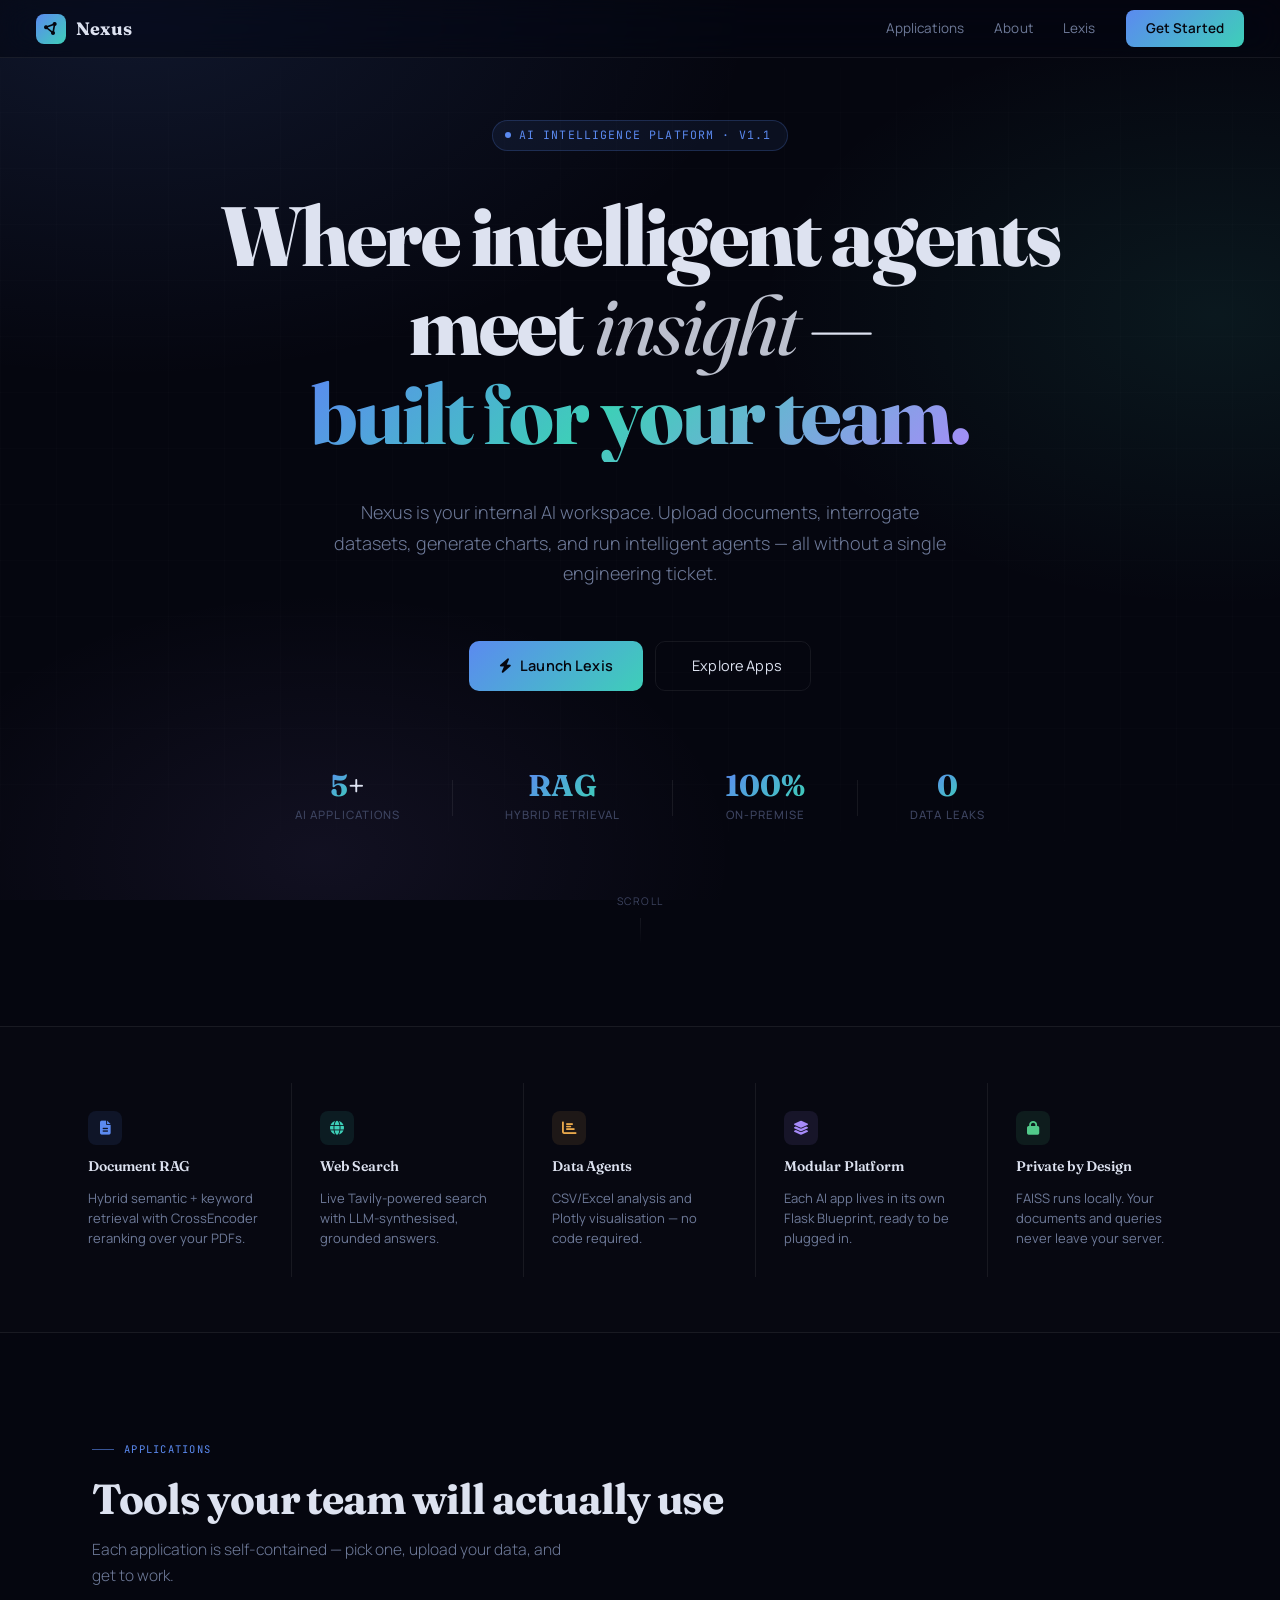
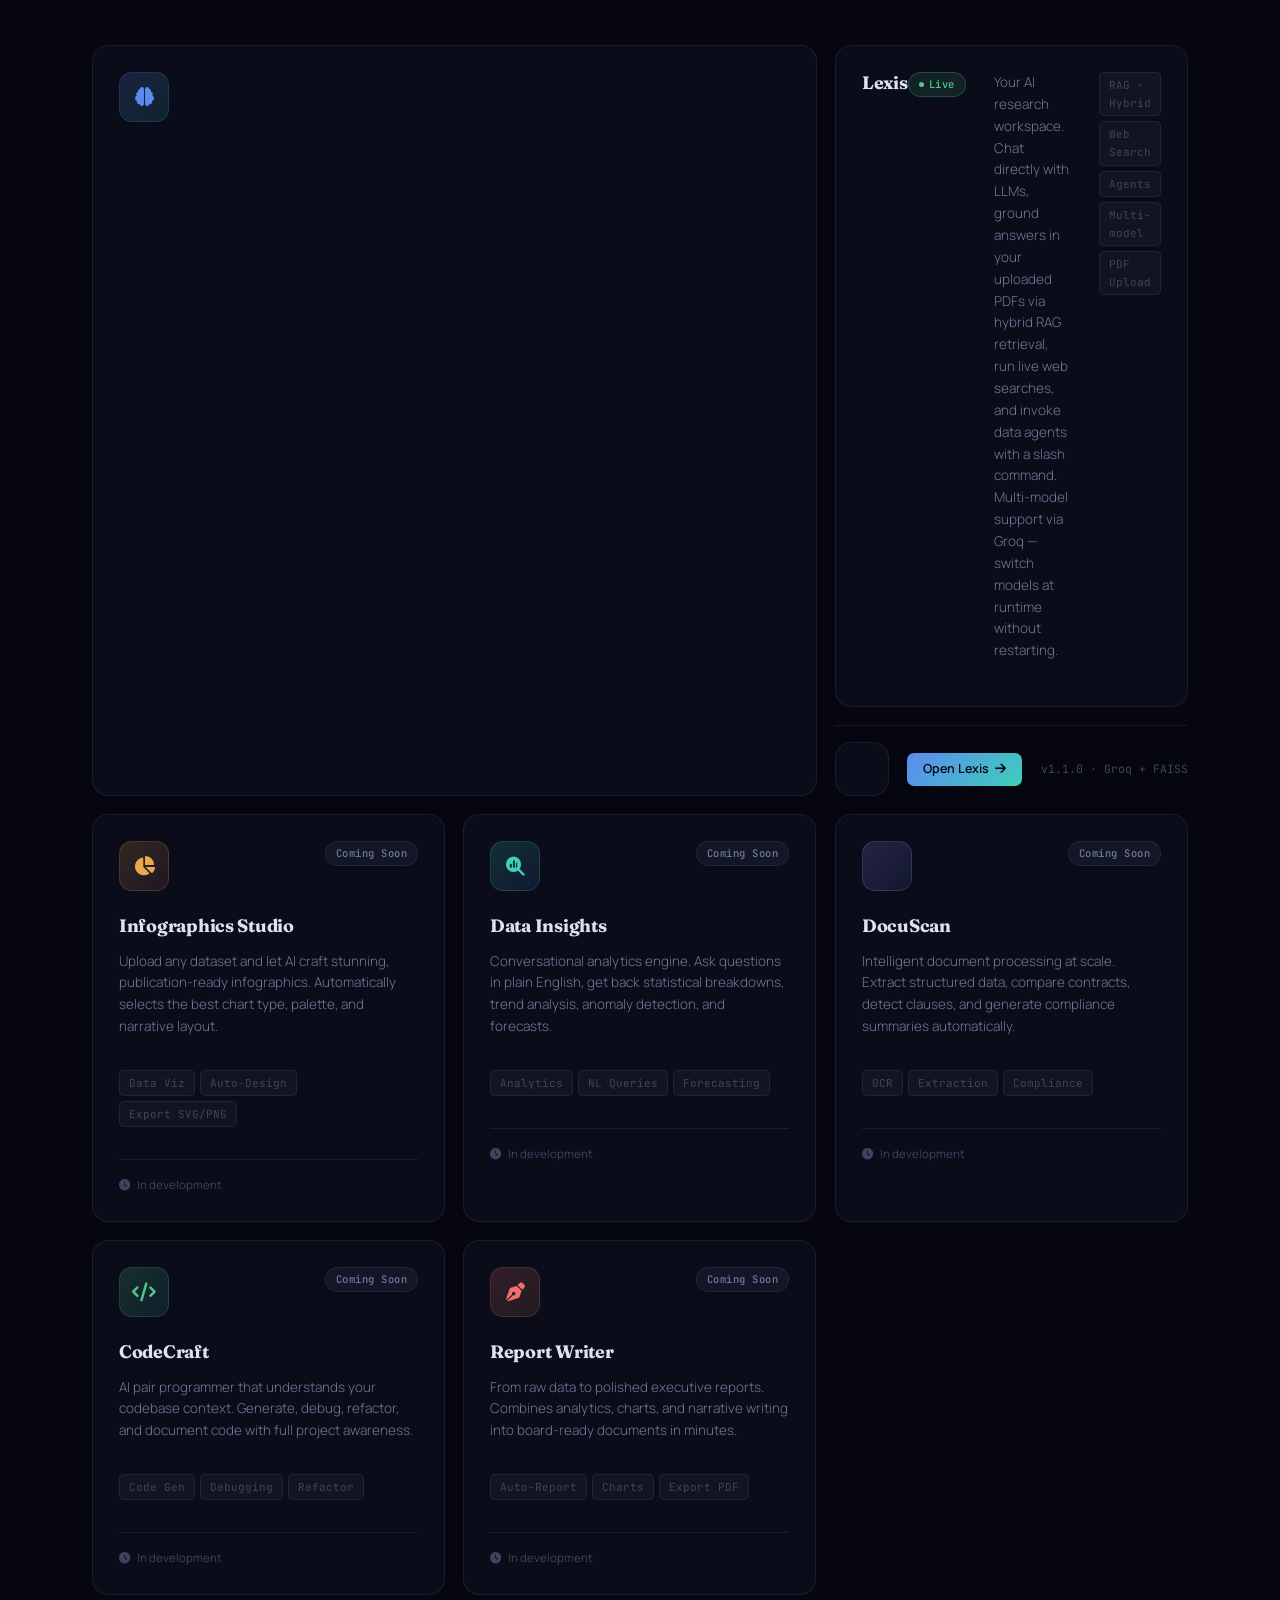
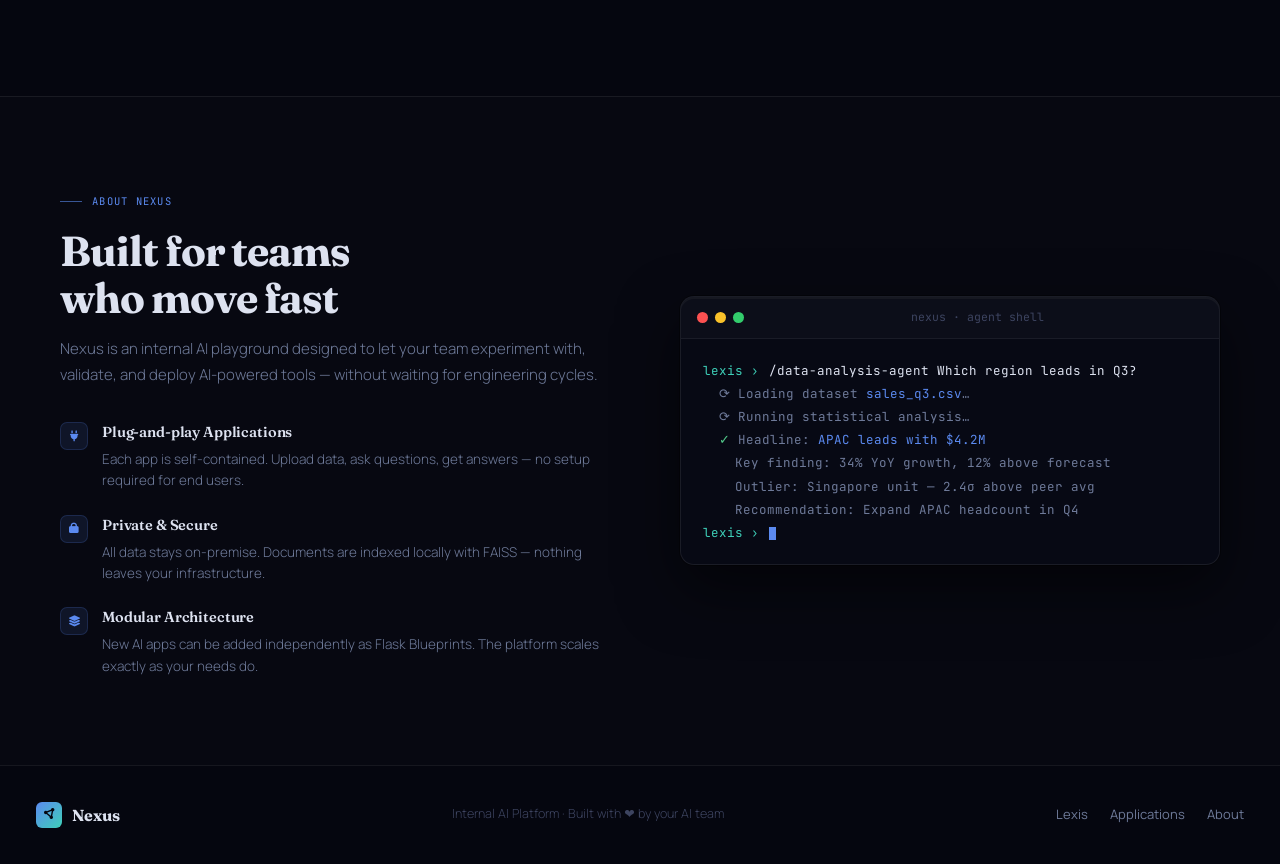
<file: templates/home.html>
<!DOCTYPE html>
<html lang="en">
<head>
  <meta charset="UTF-8" />
  <meta name="viewport" content="width=device-width, initial-scale=1.0" />
  <title>Nexus — AI Intelligence Platform</title>

  <!--
    Font strategy:
    · Fraunces   — optical-size variable serif, display headings. Distinguished, warm, confident.
    · Manrope    — geometric humanist sans, body text. Clean and highly legible.
    · JetBrains Mono — code/terminal elements.
  -->
  <link rel="preconnect" href="https://fonts.googleapis.com" />
  <link rel="preconnect" href="https://fonts.gstatic.com" crossorigin />
  <link href="https://fonts.googleapis.com/css2?family=Fraunces:ital,opsz,wght@0,9..144,300;0,9..144,600;0,9..144,700;0,9..144,800;1,9..144,400&family=Manrope:wght@300;400;500;600&family=JetBrains+Mono:wght@400;500&display=swap" rel="stylesheet" />
  <link rel="stylesheet" href="https://cdnjs.cloudflare.com/ajax/libs/font-awesome/6.5.0/css/all.min.css" />

  <style>
    /* ── Reset ─────────────────────────────────────────────────────────────── */
    *, *::before, *::after { box-sizing: border-box; margin: 0; padding: 0; }

    /* ── Design Tokens ──────────────────────────────────────────────────────── */
    :root {
      --bg:          #05060f;
      --bg2:         #0a0c1a;
      --bg3:         #0e1122;
      --surface:     rgba(255,255,255,0.038);
      --surface-hi:  rgba(255,255,255,0.06);
      --border:      rgba(255,255,255,0.07);
      --border-hi:   rgba(100,160,255,0.3);

      --text:        #dde2f0;
      --text-dim:    #6e7a99;
      --text-xs:     #3d4460;

      /* Primary accent — electric indigo-blue */
      --accent:      #5b8af0;
      --accent-2:    #3ecfb8;   /* teal complement */
      --accent-3:    #a78bfa;   /* violet */
      --amber:       #e8a84c;
      --green:       #52c98a;
      --red:         #f07070;

      --glow:        rgba(91,138,240,0.18);
      --glow-teal:   rgba(62,207,184,0.12);

      --font-display: 'Fraunces', Georgia, serif;
      --font-body:    'Manrope', system-ui, sans-serif;
      --font-mono:    'JetBrains Mono', monospace;

      --ease-out-expo: cubic-bezier(0.16, 1, 0.3, 1);
    }

    html {
      scroll-behavior: smooth;
      /* GPU-composited scrolling — critical for performance */
      -webkit-overflow-scrolling: touch;
    }

    body {
      background: var(--bg);
      color: var(--text);
      font-family: var(--font-body);
      font-size: 15px;
      line-height: 1.65;
      overflow-x: hidden;
      /* Subpixel AA */
      -webkit-font-smoothing: antialiased;
      -moz-osx-font-smoothing: grayscale;
    }

    /* ── Performance-safe Background ────────────────────────────────────────
       CRITICAL FIX: The old `filter: blur(90px)` on animated fixed elements
       caused full-page repaints on every scroll frame.
       Replaced with a STATIC CSS gradient mesh — zero animation cost,
       identical visual effect, silky smooth scrolling.
    ────────────────────────────────────────────────────────────────────────── */
    .bg-mesh {
      position: fixed;
      inset: 0;
      z-index: 0;
      pointer-events: none;
      background:
        /* top-left indigo orb */
        radial-gradient(ellipse 70% 60% at 10% 0%,  rgba(91,138,240,0.13) 0%, transparent 70%),
        /* right teal orb */
        radial-gradient(ellipse 55% 50% at 95% 35%, rgba(62,207,184,0.09) 0%, transparent 65%),
        /* bottom violet orb */
        radial-gradient(ellipse 50% 45% at 25% 95%, rgba(167,139,250,0.08) 0%, transparent 65%),
        /* ambient warm center */
        radial-gradient(ellipse 80% 50% at 55% 50%, rgba(14,17,34,0.0) 0%, transparent 100%),
        var(--bg);
      /* no animation — pure CSS, no repaint on scroll */
    }

    /* Subtle grid — using CSS only, no JS, no repaint */
    .bg-grid {
      position: fixed;
      inset: 0;
      z-index: 0;
      pointer-events: none;
      background-image:
        linear-gradient(rgba(255,255,255,0.02) 1px, transparent 1px),
        linear-gradient(90deg, rgba(255,255,255,0.02) 1px, transparent 1px);
      background-size: 56px 56px;
      /* Fade out top and bottom edges */
      mask-image: linear-gradient(to bottom,
        transparent 0%,
        rgba(0,0,0,0.6) 15%,
        rgba(0,0,0,0.6) 85%,
        transparent 100%
      );
    }

    /* ── Layout ── */
    .wrap {
      position: relative;
      z-index: 1;
    }

    /* ── Navigation ─────────────────────────────────────────────────────────
       Note: backdrop-filter is kept but only on nav (small element = cheap).
       Removed from fixed backgrounds where it caused scroll jank.
    ────────────────────────────────────────────────────────────────────────── */
    nav {
      position: fixed;
      top: 0; left: 0; right: 0;
      z-index: 100;
      height: 58px;
      display: flex;
      align-items: center;
      padding: 0 36px;
      /* Only one backdrop-filter in the page — affordable */
      backdrop-filter: blur(16px) saturate(1.4);
      -webkit-backdrop-filter: blur(16px) saturate(1.4);
      background: rgba(5,6,15,0.55);
      border-bottom: 1px solid var(--border);
      transition: background 0.4s ease;
      /* GPU layer — prevents nav from triggering body repaint */
      will-change: background;
    }

    .nav-logo {
      display: flex;
      align-items: center;
      gap: 10px;
      font-family: var(--font-display);
      font-weight: 700;
      font-size: 18px;
      letter-spacing: 0.01em;
      color: var(--text);
      text-decoration: none;
    }

    .nav-logo-icon {
      width: 30px; height: 30px;
      background: linear-gradient(135deg, var(--accent), var(--accent-2));
      border-radius: 8px;
      display: flex;
      align-items: center;
      justify-content: center;
      font-size: 13px;
      color: #05060f;
    }

    .nav-links {
      display: flex;
      align-items: center;
      gap: 2px;
      margin-left: auto;
    }

    .nav-link {
      padding: 6px 14px;
      border-radius: 7px;
      font-size: 13.5px;
      font-weight: 400;
      color: var(--text-dim);
      text-decoration: none;
      transition: color 0.2s, background 0.2s;
      cursor: pointer;
      letter-spacing: 0.01em;
    }
    .nav-link:hover { color: var(--text); background: var(--surface); }

    .nav-cta {
      margin-left: 14px;
      padding: 7px 20px;
      border-radius: 8px;
      background: linear-gradient(135deg, var(--accent), var(--accent-2));
      color: #05060f;
      font-size: 13.5px;
      font-weight: 600;
      text-decoration: none;
      cursor: pointer;
      transition: opacity 0.2s, transform 0.18s var(--ease-out-expo);
      letter-spacing: 0.01em;
    }
    .nav-cta:hover { opacity: 0.88; transform: translateY(-1px); }

    /* ── Hero ──────────────────────────────────────────────────────────────── */
    .hero {
      min-height: 100vh;
      display: flex;
      flex-direction: column;
      align-items: center;
      justify-content: center;
      text-align: center;
      padding: 120px 32px 80px;
    }

    /* Eyebrow pill */
    .hero-eyebrow {
      display: inline-flex;
      align-items: center;
      gap: 8px;
      padding: 5px 16px 5px 12px;
      border-radius: 100px;
      background: rgba(91,138,240,0.08);
      border: 1px solid rgba(91,138,240,0.22);
      font-size: 11.5px;
      font-family: var(--font-mono);
      color: var(--accent);
      letter-spacing: 0.1em;
      text-transform: uppercase;
      margin-bottom: 40px;
      opacity: 0;
      transform: translateY(14px);
      animation: fadeUp 0.8s var(--ease-out-expo) forwards 0.15s;
    }

    .eyebrow-dot {
      width: 6px; height: 6px;
      border-radius: 50%;
      background: var(--accent);
      animation: softPulse 2.4s ease-in-out infinite;
    }

    @keyframes softPulse {
      0%, 100% { opacity: 1; transform: scale(1); }
      50%       { opacity: 0.45; transform: scale(0.65); }
    }

    /* Main heading — Fraunces optical at large size */
    .hero-heading {
      font-family: var(--font-display);
      font-size: clamp(46px, 7.5vw, 84px);
      font-weight: 800;
      line-height: 1.06;
      letter-spacing: -0.025em;
      max-width: 920px;
      /* CRITICAL FIX: gradient text clips without extra bottom space */
      padding-bottom: 0.08em;
      margin-bottom: 28px;
      opacity: 0;
      transform: translateY(22px);
      animation: fadeUp 1s var(--ease-out-expo) forwards 0.3s;
    }

    .hero-heading .grad {
      background: linear-gradient(135deg, var(--accent) 0%, var(--accent-2) 45%, var(--accent-3) 100%);
      -webkit-background-clip: text;
      background-clip: text;
      -webkit-text-fill-color: transparent;
      /* Prevent clipping on Safari */
      display: inline-block;
      padding-bottom: 0.05em;
    }

    /* Italic Fraunces for stylistic emphasis */
    .hero-heading em {
      font-style: italic;
      font-weight: 400;
      opacity: 0.85;
    }

    /* Subtitle */
    .hero-sub {
      font-size: clamp(15px, 1.8vw, 18px);
      font-weight: 300;
      color: var(--text-dim);
      /* CRITICAL FIX: was `max-width: 560px` — generous enough to prevent hard wraps */
      max-width: 620px;
      line-height: 1.7;
      margin-bottom: 52px;
      opacity: 0;
      transform: translateY(22px);
      animation: fadeUp 1s var(--ease-out-expo) forwards 0.48s;
    }

    /* CTA buttons */
    .hero-actions {
      display: flex;
      gap: 12px;
      justify-content: center;
      flex-wrap: wrap;
      opacity: 0;
      animation: fadeUp 1s var(--ease-out-expo) forwards 0.62s;
    }

    .btn-primary {
      display: inline-flex;
      align-items: center;
      gap: 8px;
      padding: 13px 30px;
      border-radius: 10px;
      background: linear-gradient(135deg, var(--accent) 0%, var(--accent-2) 100%);
      color: #05060f;
      font-family: var(--font-body);
      font-size: 14.5px;
      font-weight: 600;
      border: none;
      cursor: pointer;
      text-decoration: none;
      letter-spacing: 0.01em;
      box-shadow: 0 0 0 0 rgba(91,138,240,0.4);
      transition: transform 0.22s var(--ease-out-expo), box-shadow 0.22s ease;
      will-change: transform;
    }
    .btn-primary:hover {
      transform: translateY(-2px);
      box-shadow: 0 8px 28px rgba(91,138,240,0.38);
    }
    .btn-primary:active { transform: translateY(0); }

    .btn-ghost {
      display: inline-flex;
      align-items: center;
      gap: 8px;
      padding: 12px 28px;
      border-radius: 10px;
      background: transparent;
      color: var(--text);
      font-family: var(--font-body);
      font-size: 14.5px;
      font-weight: 400;
      border: 1px solid var(--border);
      cursor: pointer;
      text-decoration: none;
      letter-spacing: 0.01em;
      transition: border-color 0.2s, background 0.2s;
    }
    .btn-ghost:hover {
      border-color: var(--border-hi);
      background: rgba(91,138,240,0.05);
    }

    @keyframes fadeUp {
      to { opacity: 1; transform: translateY(0); }
    }

    /* Stats row */
    .hero-stats {
      margin-top: 80px;
      display: flex;
      gap: 52px;
      justify-content: center;
      flex-wrap: wrap;
      opacity: 0;
      animation: fadeUp 1s var(--ease-out-expo) forwards 0.9s;
    }

    .stat {
      text-align: center;
    }

    .stat-val {
      font-family: var(--font-display);
      font-size: 30px;
      font-weight: 700;
      color: var(--text);
      line-height: 1;
      /* Optical serif numbers look great here */
      font-variant-numeric: oldstyle-nums;
    }

    .stat-val .hi {
      background: linear-gradient(135deg, var(--accent), var(--accent-2));
      -webkit-background-clip: text;
      background-clip: text;
      -webkit-text-fill-color: transparent;
    }

    .stat-label {
      font-size: 11.5px;
      color: var(--text-xs);
      margin-top: 5px;
      letter-spacing: 0.09em;
      text-transform: uppercase;
      font-weight: 500;
    }

    .stat-sep {
      width: 1px;
      height: 36px;
      background: var(--border);
      align-self: center;
    }

    /* Scroll indicator */
    .scroll-cue {
      margin-top: 68px;
      display: flex;
      flex-direction: column;
      align-items: center;
      gap: 8px;
      opacity: 0;
      animation: fadeUp 1s var(--ease-out-expo) forwards 1.2s;
      cursor: pointer;
    }
    .scroll-cue-label {
      font-size: 10.5px;
      color: var(--text-xs);
      letter-spacing: 0.12em;
      text-transform: uppercase;
    }
    .scroll-cue-line {
      width: 1px;
      height: 28px;
      background: linear-gradient(to bottom, var(--border), transparent);
      animation: scrollLine 2.2s ease-in-out infinite;
    }
    @keyframes scrollLine {
      0%   { transform: scaleY(0); transform-origin: top; opacity: 0; }
      40%  { transform: scaleY(1); transform-origin: top; opacity: 1; }
      60%  { transform: scaleY(1); transform-origin: bottom; opacity: 1; }
      100% { transform: scaleY(0); transform-origin: bottom; opacity: 0; }
    }

    /* ── Capabilities Strip ──────────────────────────────────────────────── */
    .capabilities {
      padding: 56px 32px;
      border-top: 1px solid var(--border);
      border-bottom: 1px solid var(--border);
      background: rgba(255,255,255,0.012);
    }

    .caps-inner {
      max-width: 1160px;
      margin: 0 auto;
      display: grid;
      grid-template-columns: repeat(auto-fit, minmax(190px, 1fr));
    }

    .cap-item {
      padding: 28px 28px;
      border-right: 1px solid var(--border);
      display: flex;
      flex-direction: column;
      gap: 10px;
    }
    .cap-item:last-child { border-right: none; }

    @media (max-width: 768px) {
      .cap-item { border-right: none; border-bottom: 1px solid var(--border); }
      .cap-item:last-child { border-bottom: none; }
    }

    .cap-icon {
      width: 34px; height: 34px;
      border-radius: 8px;
      display: flex; align-items: center; justify-content: center;
      font-size: 14px;
    }
    .cap-icon.blue   { background: rgba(91,138,240,0.1);  color: var(--accent); }
    .cap-icon.teal   { background: rgba(62,207,184,0.1);  color: var(--accent-2); }
    .cap-icon.amber  { background: rgba(232,168,76,0.1);  color: var(--amber); }
    .cap-icon.purple { background: rgba(167,139,250,0.1); color: var(--accent-3); }
    .cap-icon.green  { background: rgba(82,201,138,0.1);  color: var(--green); }

    .cap-title {
      font-family: var(--font-display);
      font-size: 14px;
      font-weight: 600;
      color: var(--text);
      letter-spacing: -0.01em;
    }

    .cap-desc {
      font-size: 13px;
      color: var(--text-dim);
      line-height: 1.55;
    }

    /* ── Apps Section ───────────────────────────────────────────────────── */
    .apps-section {
      padding: 100px 32px;
      max-width: 1160px;
      margin: 0 auto;
    }

    .section-eyebrow {
      display: inline-flex;
      align-items: center;
      gap: 10px;
      font-family: var(--font-mono);
      font-size: 10.5px;
      color: var(--accent);
      letter-spacing: 0.12em;
      text-transform: uppercase;
      margin-bottom: 18px;
    }
    .section-eyebrow::before {
      content: '';
      width: 22px; height: 1px;
      background: var(--accent);
      opacity: 0.6;
    }

    .section-heading {
      font-family: var(--font-display);
      font-size: clamp(28px, 4vw, 42px);
      font-weight: 700;
      letter-spacing: -0.025em;
      line-height: 1.12;
      margin-bottom: 14px;
    }

    .section-sub {
      font-size: 15.5px;
      color: var(--text-dim);
      margin-bottom: 56px;
      max-width: 480px;
      font-weight: 300;
    }

    .apps-grid {
      display: grid;
      grid-template-columns: repeat(auto-fill, minmax(330px, 1fr));
      gap: 18px;
    }

    /* ── App Card ── */
    .app-card {
      position: relative;
      border-radius: 16px;
      border: 1px solid var(--border);
      background: var(--bg2);
      padding: 26px;
      cursor: pointer;
      /* Only animate transform + opacity (GPU composited) */
      transition: border-color 0.25s ease, transform 0.22s var(--ease-out-expo), box-shadow 0.25s ease;
      overflow: hidden;
      text-decoration: none;
      display: flex;
      flex-direction: column;
      gap: 14px;
      will-change: transform;
    }

    /* Hover glow — composited layer */
    .app-card::after {
      content: '';
      position: absolute;
      inset: 0;
      border-radius: 16px;
      opacity: 0;
      transition: opacity 0.35s ease;
      pointer-events: none;
      background: radial-gradient(circle at 30% 20%, var(--glow) 0%, transparent 60%);
    }

    .app-card.live:hover {
      border-color: var(--border-hi);
      transform: translateY(-3px);
      box-shadow: 0 14px 44px rgba(0,0,0,0.42);
    }

    .app-card.live:hover::after { opacity: 1; }

    .app-card.placeholder {
      cursor: default;
      opacity: 0.52;
    }
    .app-card.placeholder:hover {
      transform: none;
      box-shadow: none;
      border-color: var(--border);
    }
    .app-card.placeholder:hover::after { opacity: 0; }

    /* Featured: 2-column span */
    .app-card.featured {
      grid-column: span 2;
      flex-direction: row;
      align-items: flex-start;
      gap: 28px;
    }

    @media (max-width: 780px) {
      .app-card.featured { grid-column: span 1; flex-direction: column; }
    }

    .app-card-icon-wrap { flex-shrink: 0; }

    .app-icon {
      width: 50px; height: 50px;
      border-radius: 13px;
      display: flex; align-items: center; justify-content: center;
      font-size: 19px;
    }
    .app-icon.blue   { background: linear-gradient(135deg, rgba(91,138,240,0.18), rgba(62,207,184,0.12)); color: var(--accent);   border: 1px solid rgba(91,138,240,0.18); }
    .app-icon.teal   { background: linear-gradient(135deg, rgba(62,207,184,0.18), rgba(91,138,240,0.1));  color: var(--accent-2); border: 1px solid rgba(62,207,184,0.18); }
    .app-icon.amber  { background: linear-gradient(135deg, rgba(232,168,76,0.18), rgba(240,112,112,0.1)); color: var(--amber);    border: 1px solid rgba(232,168,76,0.18); }
    .app-icon.purple { background: linear-gradient(135deg, rgba(167,139,250,0.18), rgba(91,138,240,0.1)); color: var(--accent-3); border: 1px solid rgba(167,139,250,0.18); }
    .app-icon.green  { background: linear-gradient(135deg, rgba(82,201,138,0.18), rgba(62,207,184,0.1));  color: var(--green);    border: 1px solid rgba(82,201,138,0.18); }
    .app-icon.red    { background: linear-gradient(135deg, rgba(240,112,112,0.18), rgba(232,168,76,0.1)); color: var(--red);      border: 1px solid rgba(240,112,112,0.18); }

    .app-card-body { flex: 1; min-width: 0; }

    .app-card-header {
      display: flex;
      align-items: flex-start;
      justify-content: space-between;
      margin-bottom: 10px;
    }

    .app-name {
      font-family: var(--font-display);
      font-size: 18px;
      font-weight: 700;
      color: var(--text);
      line-height: 1.2;
      letter-spacing: -0.015em;
    }

    .app-badge {
      display: inline-flex;
      align-items: center;
      gap: 5px;
      padding: 3px 10px;
      border-radius: 100px;
      font-size: 10.5px;
      font-family: var(--font-mono);
      font-weight: 500;
      letter-spacing: 0.05em;
      flex-shrink: 0;
    }

    .live-badge {
      background: rgba(82,201,138,0.12);
      color: var(--green);
      border: 1px solid rgba(82,201,138,0.25);
    }

    .live-badge::before {
      content: '';
      width: 5px; height: 5px;
      border-radius: 50%;
      background: var(--green);
      animation: softPulse 2s infinite;
    }

    .soon-badge {
      background: rgba(110,122,153,0.1);
      color: var(--text-dim);
      border: 1px solid var(--border);
    }

    .app-desc {
      font-size: 13.5px;
      color: var(--text-dim);
      line-height: 1.62;
      margin-bottom: 18px;
      font-weight: 300;
    }

    .app-tags {
      display: flex;
      flex-wrap: wrap;
      gap: 5px;
    }

    .app-tag {
      padding: 3px 9px;
      border-radius: 5px;
      background: rgba(255,255,255,0.035);
      border: 1px solid var(--border);
      font-size: 11px;
      font-family: var(--font-mono);
      color: var(--text-xs);
    }

    .app-card-footer {
      margin-top: 18px;
      padding-top: 16px;
      border-top: 1px solid var(--border);
      display: flex;
      align-items: center;
      justify-content: space-between;
    }

    .app-launch-btn {
      display: inline-flex;
      align-items: center;
      gap: 6px;
      padding: 6px 16px;
      border-radius: 7px;
      background: linear-gradient(135deg, var(--accent), var(--accent-2));
      color: #05060f;
      font-size: 12.5px;
      font-weight: 600;
      border: none;
      cursor: pointer;
      text-decoration: none;
      transition: opacity 0.2s, transform 0.18s var(--ease-out-expo);
      will-change: transform;
    }
    .app-launch-btn:hover { opacity: 0.88; transform: translateY(-1px); }

    .app-card-meta {
      font-size: 11.5px;
      color: var(--text-xs);
      font-family: var(--font-mono);
    }

    .coming-soon-info {
      display: inline-flex;
      align-items: center;
      gap: 6px;
      font-size: 11.5px;
      color: var(--text-xs);
    }

    /* ── Feature / About Section ─────────────────────────────────────────── */
    .feature-section {
      padding: 88px 32px;
      border-top: 1px solid var(--border);
      background: rgba(255,255,255,0.01);
    }

    .feature-inner {
      max-width: 1160px;
      margin: 0 auto;
      display: grid;
      grid-template-columns: 1fr 1fr;
      gap: 80px;
      align-items: center;
    }

    @media (max-width: 900px) {
      .feature-inner { grid-template-columns: 1fr; gap: 44px; }
    }

    .feature-list {
      margin-top: 34px;
      display: flex;
      flex-direction: column;
      gap: 22px;
    }

    .feature-item {
      display: flex;
      gap: 14px;
    }

    .feature-item-icon {
      width: 28px; height: 28px;
      border-radius: 7px;
      background: rgba(91,138,240,0.1);
      border: 1px solid rgba(91,138,240,0.18);
      display: flex; align-items: center; justify-content: center;
      font-size: 11px;
      color: var(--accent);
      flex-shrink: 0;
      margin-top: 1px;
    }

    .feature-item-title {
      font-family: var(--font-display);
      font-size: 14.5px;
      font-weight: 600;
      color: var(--text);
      margin-bottom: 4px;
      letter-spacing: -0.01em;
    }

    .feature-item-desc {
      font-size: 13.5px;
      color: var(--text-dim);
      line-height: 1.58;
      font-weight: 300;
    }

    /* ── Mock Terminal ── */
    .mock-terminal {
      border-radius: 14px;
      border: 1px solid rgba(255,255,255,0.08);
      background: #070914;
      overflow: hidden;
      box-shadow:
        0 2px 0 rgba(255,255,255,0.04) inset,
        0 24px 60px rgba(0,0,0,0.55),
        0 0 0 1px rgba(0,0,0,0.4);
    }

    .mock-terminal-bar {
      display: flex;
      align-items: center;
      gap: 7px;
      padding: 11px 16px;
      border-bottom: 1px solid rgba(255,255,255,0.06);
      background: rgba(255,255,255,0.018);
    }

    .mock-dot { width: 11px; height: 11px; border-radius: 50%; }
    .mock-dot.r { background: #fc5151; }
    .mock-dot.y { background: #fac22a; }
    .mock-dot.g { background: #33cc6c; }

    .mock-title {
      margin: 0 auto;
      font-size: 11.5px;
      font-family: var(--font-mono);
      color: var(--text-xs);
    }

    .mock-body {
      padding: 20px 22px;
      font-family: var(--font-mono);
      font-size: 12.5px;
      line-height: 1.85;
    }

    .mock-line { display: flex; gap: 10px; }
    .mock-prompt { color: var(--accent-2); }
    .mock-cmd    { color: var(--text); }
    .mock-out    { color: var(--text-dim); padding-left: 16px; }
    .mock-hi     { color: var(--accent); }
    .mock-ok     { color: var(--green); }

    .mock-cursor {
      display: inline-block;
      width: 7px; height: 13px;
      background: var(--accent);
      vertical-align: middle;
      animation: blink 1.1s step-end infinite;
    }
    @keyframes blink { 0%, 100% { opacity: 1; } 50% { opacity: 0; } }

    /* ── Footer ── */
    footer {
      border-top: 1px solid var(--border);
      padding: 36px 36px;
      display: flex;
      align-items: center;
      justify-content: space-between;
      gap: 20px;
      flex-wrap: wrap;
    }

    .footer-logo {
      display: flex;
      align-items: center;
      gap: 10px;
      font-family: var(--font-display);
      font-weight: 700;
      font-size: 16px;
      color: var(--text);
    }

    .footer-copy {
      font-size: 12.5px;
      color: var(--text-xs);
      font-weight: 300;
    }

    .footer-links {
      display: flex;
      gap: 22px;
    }

    .footer-links a {
      font-size: 13px;
      color: var(--text-dim);
      text-decoration: none;
      transition: color 0.2s;
    }
    .footer-links a:hover { color: var(--text); }

    /* ── Scroll Reveal ──────────────────────────────────────────────────────
       Only animating opacity + transform — GPU composited, zero layout cost.
    ────────────────────────────────────────────────────────────────────────── */
    .reveal {
      opacity: 0;
      transform: translateY(20px);
      transition: opacity 0.65s var(--ease-out-expo), transform 0.65s var(--ease-out-expo);
      will-change: opacity, transform;
    }
    .reveal.visible {
      opacity: 1;
      transform: translateY(0);
    }

    /* Stagger within grid/list parents */
    .stagger .reveal:nth-child(1) { transition-delay:   0ms; }
    .stagger .reveal:nth-child(2) { transition-delay:  70ms; }
    .stagger .reveal:nth-child(3) { transition-delay: 140ms; }
    .stagger .reveal:nth-child(4) { transition-delay: 210ms; }
    .stagger .reveal:nth-child(5) { transition-delay: 280ms; }
    .stagger .reveal:nth-child(6) { transition-delay: 350ms; }
    .stagger .reveal:nth-child(7) { transition-delay: 420ms; }
  </style>
</head>
<body>

<!-- Static gradient mesh — no blur filters, no repaint cost -->
<div class="bg-mesh"></div>
<div class="bg-grid"></div>

<div class="wrap">

  <!-- ═══ NAV ═══ -->
  <nav>
    <a class="nav-logo" href="/">
      <div class="nav-logo-icon"><i class="fas fa-circle-nodes"></i></div>
      Nexus
    </a>
    <div class="nav-links">
      <a class="nav-link" onclick="scrollToSection('apps')">Applications</a>
      <a class="nav-link" onclick="scrollToSection('about')">About</a>
      <a class="nav-link" href="/lexis">Lexis</a>
      <a class="nav-cta" onclick="scrollToSection('apps')">Get Started</a>
    </div>
  </nav>

  <!-- ═══ HERO ═══ -->
  <section class="hero">

    <div class="hero-eyebrow">
      <span class="eyebrow-dot"></span>
      AI Intelligence Platform · v1.1
    </div>

    <h1 class="hero-heading">
      Where intelligent agents<br>
      meet <em>insight</em> —<br>
      <span class="grad">built for your team.</span>
    </h1>

    <p class="hero-sub">
      Nexus is your internal AI workspace. Upload documents, interrogate datasets,
      generate charts, and run intelligent agents — all without a single engineering ticket.
    </p>

    <div class="hero-actions">
      <a href="/lexis" class="btn-primary">
        <i class="fas fa-bolt"></i> Launch Lexis
      </a>
      <button class="btn-ghost" onclick="scrollToSection('apps')">
        <i class="fas fa-grid-2"></i> Explore Apps
      </button>
    </div>

    <div class="hero-stats">
      <div class="stat">
        <div class="stat-val"><span class="hi">5</span>+</div>
        <div class="stat-label">AI Applications</div>
      </div>
      <div class="stat-sep"></div>
      <div class="stat">
        <div class="stat-val"><span class="hi">RAG</span></div>
        <div class="stat-label">Hybrid Retrieval</div>
      </div>
      <div class="stat-sep"></div>
      <div class="stat">
        <div class="stat-val"><span class="hi">100%</span></div>
        <div class="stat-label">On-premise</div>
      </div>
      <div class="stat-sep"></div>
      <div class="stat">
        <div class="stat-val"><span class="hi">0</span></div>
        <div class="stat-label">Data Leaks</div>
      </div>
    </div>

    <div class="scroll-cue" onclick="scrollToSection('caps')">
      <span class="scroll-cue-label">Scroll</span>
      <div class="scroll-cue-line"></div>
    </div>

  </section>

  <!-- ═══ CAPABILITIES STRIP ═══ -->
  <section class="capabilities" id="caps">
    <div class="caps-inner stagger">

      <div class="cap-item reveal">
        <div class="cap-icon blue"><i class="fas fa-file-lines"></i></div>
        <div class="cap-title">Document RAG</div>
        <div class="cap-desc">Hybrid semantic + keyword retrieval with CrossEncoder reranking over your PDFs.</div>
      </div>

      <div class="cap-item reveal">
        <div class="cap-icon teal"><i class="fas fa-globe"></i></div>
        <div class="cap-title">Web Search</div>
        <div class="cap-desc">Live Tavily-powered search with LLM-synthesised, grounded answers.</div>
      </div>

      <div class="cap-item reveal">
        <div class="cap-icon amber"><i class="fas fa-chart-bar"></i></div>
        <div class="cap-title">Data Agents</div>
        <div class="cap-desc">CSV/Excel analysis and Plotly visualisation — no code required.</div>
      </div>

      <div class="cap-item reveal">
        <div class="cap-icon purple"><i class="fas fa-layer-group"></i></div>
        <div class="cap-title">Modular Platform</div>
        <div class="cap-desc">Each AI app lives in its own Flask Blueprint, ready to be plugged in.</div>
      </div>

      <div class="cap-item reveal">
        <div class="cap-icon green"><i class="fas fa-lock"></i></div>
        <div class="cap-title">Private by Design</div>
        <div class="cap-desc">FAISS runs locally. Your documents and queries never leave your server.</div>
      </div>

    </div>
  </section>

  <!-- ═══ APPS GRID ═══ -->
  <section class="apps-section" id="apps">

    <div class="reveal">
      <div class="section-eyebrow">Applications</div>
      <h2 class="section-heading">Tools your team will actually use</h2>
      <p class="section-sub">Each application is self-contained — pick one, upload your data, and get to work.</p>
    </div>

    <div class="apps-grid stagger">

      <!-- LEXIS — Featured Live App -->
      <a href="/lexis" class="app-card featured live reveal">
        <div class="app-card-icon-wrap">
          <div class="app-icon blue"><i class="fas fa-brain"></i></div>
        </div>
        <div class="app-card-body">
          <div class="app-card-header">
            <div class="app-name">Lexis</div>
            <span class="app-badge live-badge">Live</span>
          </div>
          <p class="app-desc">
            Your AI research workspace. Chat directly with LLMs, ground answers in your uploaded PDFs
            via hybrid RAG retrieval, run live web searches, and invoke data agents with a slash command.
            Multi-model support via Groq — switch models at runtime without restarting.
          </p>
          <div class="app-tags">
            <span class="app-tag">RAG · Hybrid</span>
            <span class="app-tag">Web Search</span>
            <span class="app-tag">Agents</span>
            <span class="app-tag">Multi-model</span>
            <span class="app-tag">PDF Upload</span>
          </div>
          <div class="app-card-footer">
            <a href="/lexis" class="app-launch-btn">
              Open Lexis <i class="fas fa-arrow-right"></i>
            </a>
            <span class="app-card-meta">v1.1.0 · Groq + FAISS</span>
          </div>
        </div>
      </a>

      <!-- INFOGRAPHICS — Placeholder -->
      <div class="app-card placeholder reveal">
        <div class="app-card-header">
          <div class="app-icon amber"><i class="fas fa-chart-pie"></i></div>
          <span class="app-badge soon-badge">Coming Soon</span>
        </div>
        <div class="app-name">Infographics Studio</div>
        <p class="app-desc">
          Upload any dataset and let AI craft stunning, publication-ready infographics.
          Automatically selects the best chart type, palette, and narrative layout.
        </p>
        <div class="app-tags">
          <span class="app-tag">Data Viz</span>
          <span class="app-tag">Auto-Design</span>
          <span class="app-tag">Export SVG/PNG</span>
        </div>
        <div class="app-card-footer">
          <span class="coming-soon-info"><i class="fas fa-clock"></i> In development</span>
        </div>
      </div>

      <!-- DATA INSIGHTS — Placeholder -->
      <div class="app-card placeholder reveal">
        <div class="app-card-header">
          <div class="app-icon teal"><i class="fas fa-magnifying-glass-chart"></i></div>
          <span class="app-badge soon-badge">Coming Soon</span>
        </div>
        <div class="app-name">Data Insights</div>
        <p class="app-desc">
          Conversational analytics engine. Ask questions in plain English, get back
          statistical breakdowns, trend analysis, anomaly detection, and forecasts.
        </p>
        <div class="app-tags">
          <span class="app-tag">Analytics</span>
          <span class="app-tag">NL Queries</span>
          <span class="app-tag">Forecasting</span>
        </div>
        <div class="app-card-footer">
          <span class="coming-soon-info"><i class="fas fa-clock"></i> In development</span>
        </div>
      </div>

      <!-- DOCUMENT SCANNER — Placeholder -->
      <div class="app-card placeholder reveal">
        <div class="app-card-header">
          <div class="app-icon purple"><i class="fas fa-file-magnifying-glass"></i></div>
          <span class="app-badge soon-badge">Coming Soon</span>
        </div>
        <div class="app-name">DocuScan</div>
        <p class="app-desc">
          Intelligent document processing at scale. Extract structured data, compare
          contracts, detect clauses, and generate compliance summaries automatically.
        </p>
        <div class="app-tags">
          <span class="app-tag">OCR</span>
          <span class="app-tag">Extraction</span>
          <span class="app-tag">Compliance</span>
        </div>
        <div class="app-card-footer">
          <span class="coming-soon-info"><i class="fas fa-clock"></i> In development</span>
        </div>
      </div>

      <!-- CODE CRAFT — Placeholder -->
      <div class="app-card placeholder reveal">
        <div class="app-card-header">
          <div class="app-icon green"><i class="fas fa-code"></i></div>
          <span class="app-badge soon-badge">Coming Soon</span>
        </div>
        <div class="app-name">CodeCraft</div>
        <p class="app-desc">
          AI pair programmer that understands your codebase context. Generate,
          debug, refactor, and document code with full project awareness.
        </p>
        <div class="app-tags">
          <span class="app-tag">Code Gen</span>
          <span class="app-tag">Debugging</span>
          <span class="app-tag">Refactor</span>
        </div>
        <div class="app-card-footer">
          <span class="coming-soon-info"><i class="fas fa-clock"></i> In development</span>
        </div>
      </div>

      <!-- REPORT WRITER — Placeholder -->
      <div class="app-card placeholder reveal">
        <div class="app-card-header">
          <div class="app-icon red"><i class="fas fa-pen-nib"></i></div>
          <span class="app-badge soon-badge">Coming Soon</span>
        </div>
        <div class="app-name">Report Writer</div>
        <p class="app-desc">
          From raw data to polished executive reports. Combines analytics, charts,
          and narrative writing into board-ready documents in minutes.
        </p>
        <div class="app-tags">
          <span class="app-tag">Auto-Report</span>
          <span class="app-tag">Charts</span>
          <span class="app-tag">Export PDF</span>
        </div>
        <div class="app-card-footer">
          <span class="coming-soon-info"><i class="fas fa-clock"></i> In development</span>
        </div>
      </div>

    </div>
  </section>

  <!-- ═══ ABOUT / FEATURE SECTION ═══ -->
  <section class="feature-section" id="about">
    <div class="feature-inner">

      <div class="feature-text reveal">
        <div class="section-eyebrow">About Nexus</div>
        <h2 class="section-heading">Built for teams<br>who move fast</h2>
        <p style="font-size:15px; color:var(--text-dim); margin-top:14px; line-height:1.7; font-weight:300;">
          Nexus is an internal AI playground designed to let your team experiment with,
          validate, and deploy AI-powered tools — without waiting for engineering cycles.
        </p>
        <div class="feature-list">
          <div class="feature-item">
            <div class="feature-item-icon"><i class="fas fa-plug"></i></div>
            <div>
              <div class="feature-item-title">Plug-and-play Applications</div>
              <div class="feature-item-desc">Each app is self-contained. Upload data, ask questions, get answers — no setup required for end users.</div>
            </div>
          </div>
          <div class="feature-item">
            <div class="feature-item-icon"><i class="fas fa-lock"></i></div>
            <div>
              <div class="feature-item-title">Private & Secure</div>
              <div class="feature-item-desc">All data stays on-premise. Documents are indexed locally with FAISS — nothing leaves your infrastructure.</div>
            </div>
          </div>
          <div class="feature-item">
            <div class="feature-item-icon"><i class="fas fa-layer-group"></i></div>
            <div>
              <div class="feature-item-title">Modular Architecture</div>
              <div class="feature-item-desc">New AI apps can be added independently as Flask Blueprints. The platform scales exactly as your needs do.</div>
            </div>
          </div>
        </div>
      </div>

      <!-- Mock Terminal -->
      <div class="mock-terminal reveal">
        <div class="mock-terminal-bar">
          <div class="mock-dot r"></div>
          <div class="mock-dot y"></div>
          <div class="mock-dot g"></div>
          <span class="mock-title">nexus · agent shell</span>
        </div>
        <div class="mock-body">
          <div class="mock-line">
            <span class="mock-prompt">lexis ›</span>
            <span class="mock-cmd">/data-analysis-agent Which region leads in Q3?</span>
          </div>
          <div class="mock-out">⟳ Loading dataset <span class="mock-hi">sales_q3.csv</span>…</div>
          <div class="mock-out">⟳ Running statistical analysis…</div>
          <div class="mock-out"></div>
          <div class="mock-out"><span class="mock-ok">✓</span> Headline: <span class="mock-hi">APAC leads with $4.2M</span></div>
          <div class="mock-out">&nbsp; Key finding: 34% YoY growth, 12% above forecast</div>
          <div class="mock-out">&nbsp; Outlier: Singapore unit — 2.4σ above peer avg</div>
          <div class="mock-out">&nbsp; Recommendation: Expand APAC headcount in Q4</div>
          <div class="mock-out"></div>
          <div class="mock-line">
            <span class="mock-prompt">lexis ›</span>
            <span class="mock-cmd"><span class="mock-cursor"></span></span>
          </div>
        </div>
      </div>

    </div>
  </section>

  <!-- ═══ FOOTER ═══ -->
  <footer>
    <div class="footer-logo">
      <div class="nav-logo-icon" style="width:26px;height:26px;font-size:11px;border-radius:6px;">
        <i class="fas fa-circle-nodes"></i>
      </div>
      Nexus
    </div>
    <span class="footer-copy">Internal AI Platform · Built with ❤ by your AI team</span>
    <div class="footer-links">
      <a href="/lexis">Lexis</a>
      <a href="#apps">Applications</a>
      <a href="#about">About</a>
    </div>
  </footer>

</div><!-- /wrap -->

<script>
  /* ── Scroll to section ── */
  function scrollToSection(id) {
    const el = document.getElementById(id);
    if (el) el.scrollIntoView({ behavior: 'smooth', block: 'start' });
  }

  /* ── Intersection Observer for scroll reveal ──
     Using a single shared observer instance.
     Once revealed, the element is unobserved — no repeated work.
  ── */
  const revealObserver = new IntersectionObserver((entries) => {
    entries.forEach(entry => {
      if (entry.isIntersecting) {
        entry.target.classList.add('visible');
        revealObserver.unobserve(entry.target); // stop watching after reveal
      }
    });
  }, { threshold: 0.1, rootMargin: '0px 0px -40px 0px' });

  document.querySelectorAll('.reveal').forEach(el => revealObserver.observe(el));

  /* ── Nav tint on scroll ──
     Using requestAnimationFrame to throttle scroll events.
  ── */
  const nav = document.querySelector('nav');
  let ticking = false;

  window.addEventListener('scroll', () => {
    if (!ticking) {
      requestAnimationFrame(() => {
        nav.style.background = window.scrollY > 40
          ? 'rgba(5,6,15,0.94)'
          : 'rgba(5,6,15,0.55)';
        ticking = false;
      });
      ticking = true;
    }
  }, { passive: true }); // passive: true = browser doesn't wait for handler before scrolling
</script>

</body>
</html>
</file>
